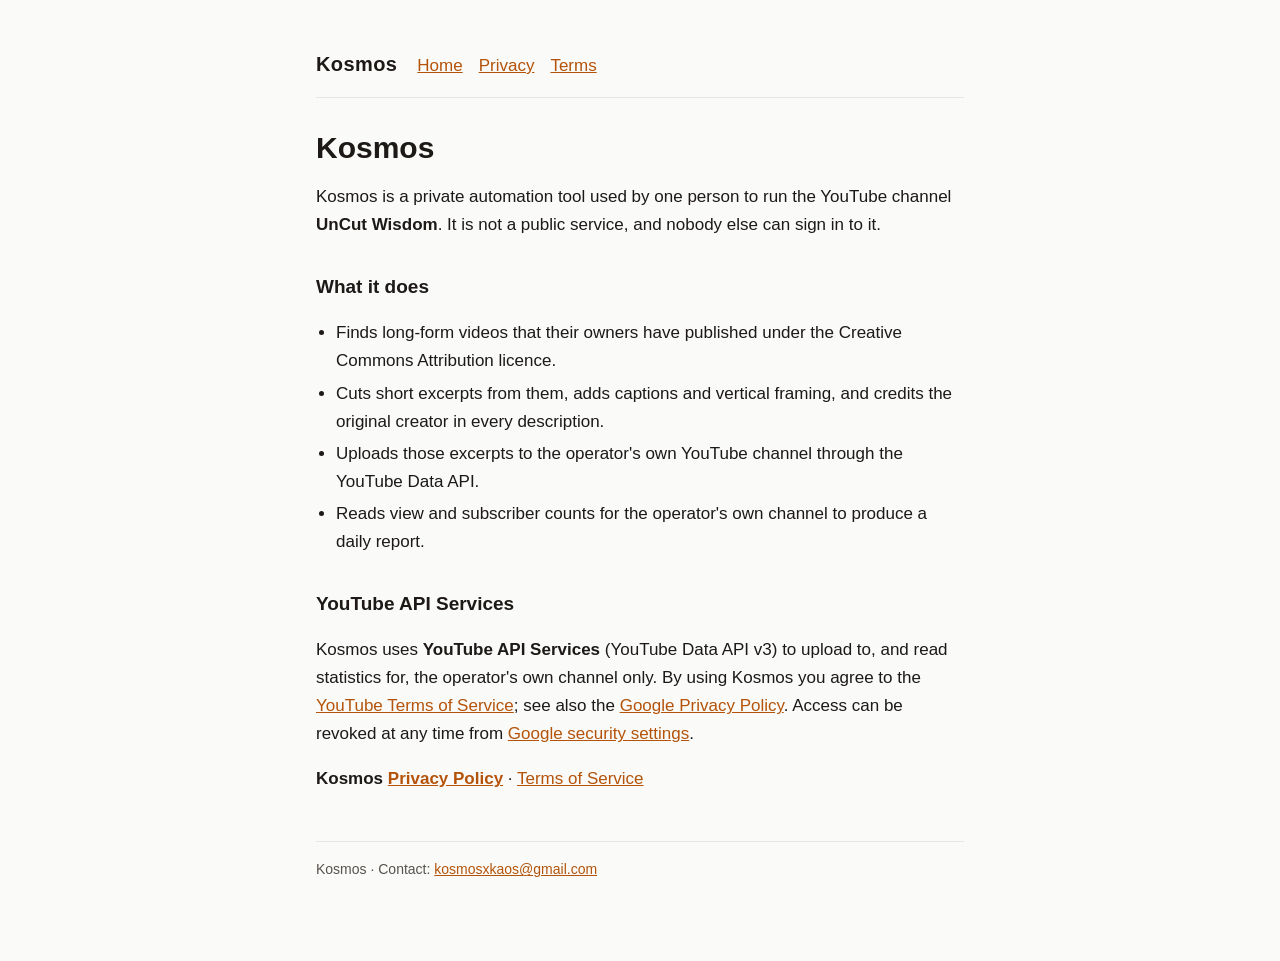
<file: index.html>
<!doctype html><html lang="en"><head><meta charset="utf-8"><meta name="viewport" content="width=device-width,initial-scale=1"><link rel="stylesheet" href="style.css"><title>Kosmos</title></head><body><main><header><strong>Kosmos</strong><nav><a href="index.html">Home</a><a href="privacy.html">Privacy</a><a href="terms.html">Terms</a></nav></header>
<h1>Kosmos</h1>
<p>Kosmos is a private automation tool used by one person to run the YouTube channel <strong>UnCut Wisdom</strong>. It is not a public service, and nobody else can sign in to it.</p>
<h2>What it does</h2>
<ul>
<li>Finds long-form videos that their owners have published under the Creative Commons Attribution licence.</li>
<li>Cuts short excerpts from them, adds captions and vertical framing, and credits the original creator in every description.</li>
<li>Uploads those excerpts to the operator's own YouTube channel through the YouTube Data API.</li>
<li>Reads view and subscriber counts for the operator's own channel to produce a daily report.</li>
</ul>
<h2>YouTube API Services</h2>
<p>Kosmos uses <strong>YouTube API Services</strong> (YouTube Data API v3) to upload to, and read statistics for, the operator's own channel only. By using Kosmos you agree to the <a href="https://www.youtube.com/t/terms">YouTube Terms of Service</a>; see also the <a href="https://policies.google.com/privacy">Google Privacy Policy</a>. Access can be revoked at any time from <a href="https://security.google.com/settings/security/permissions">Google security settings</a>.</p>
<p><strong>Kosmos <a href="privacy.html">Privacy Policy</a></strong> · <a href="terms.html">Terms of Service</a></p>
<footer>Kosmos · Contact: <a href="mailto:kosmosxkaos@gmail.com">kosmosxkaos@gmail.com</a></footer></main></body></html>
</file>
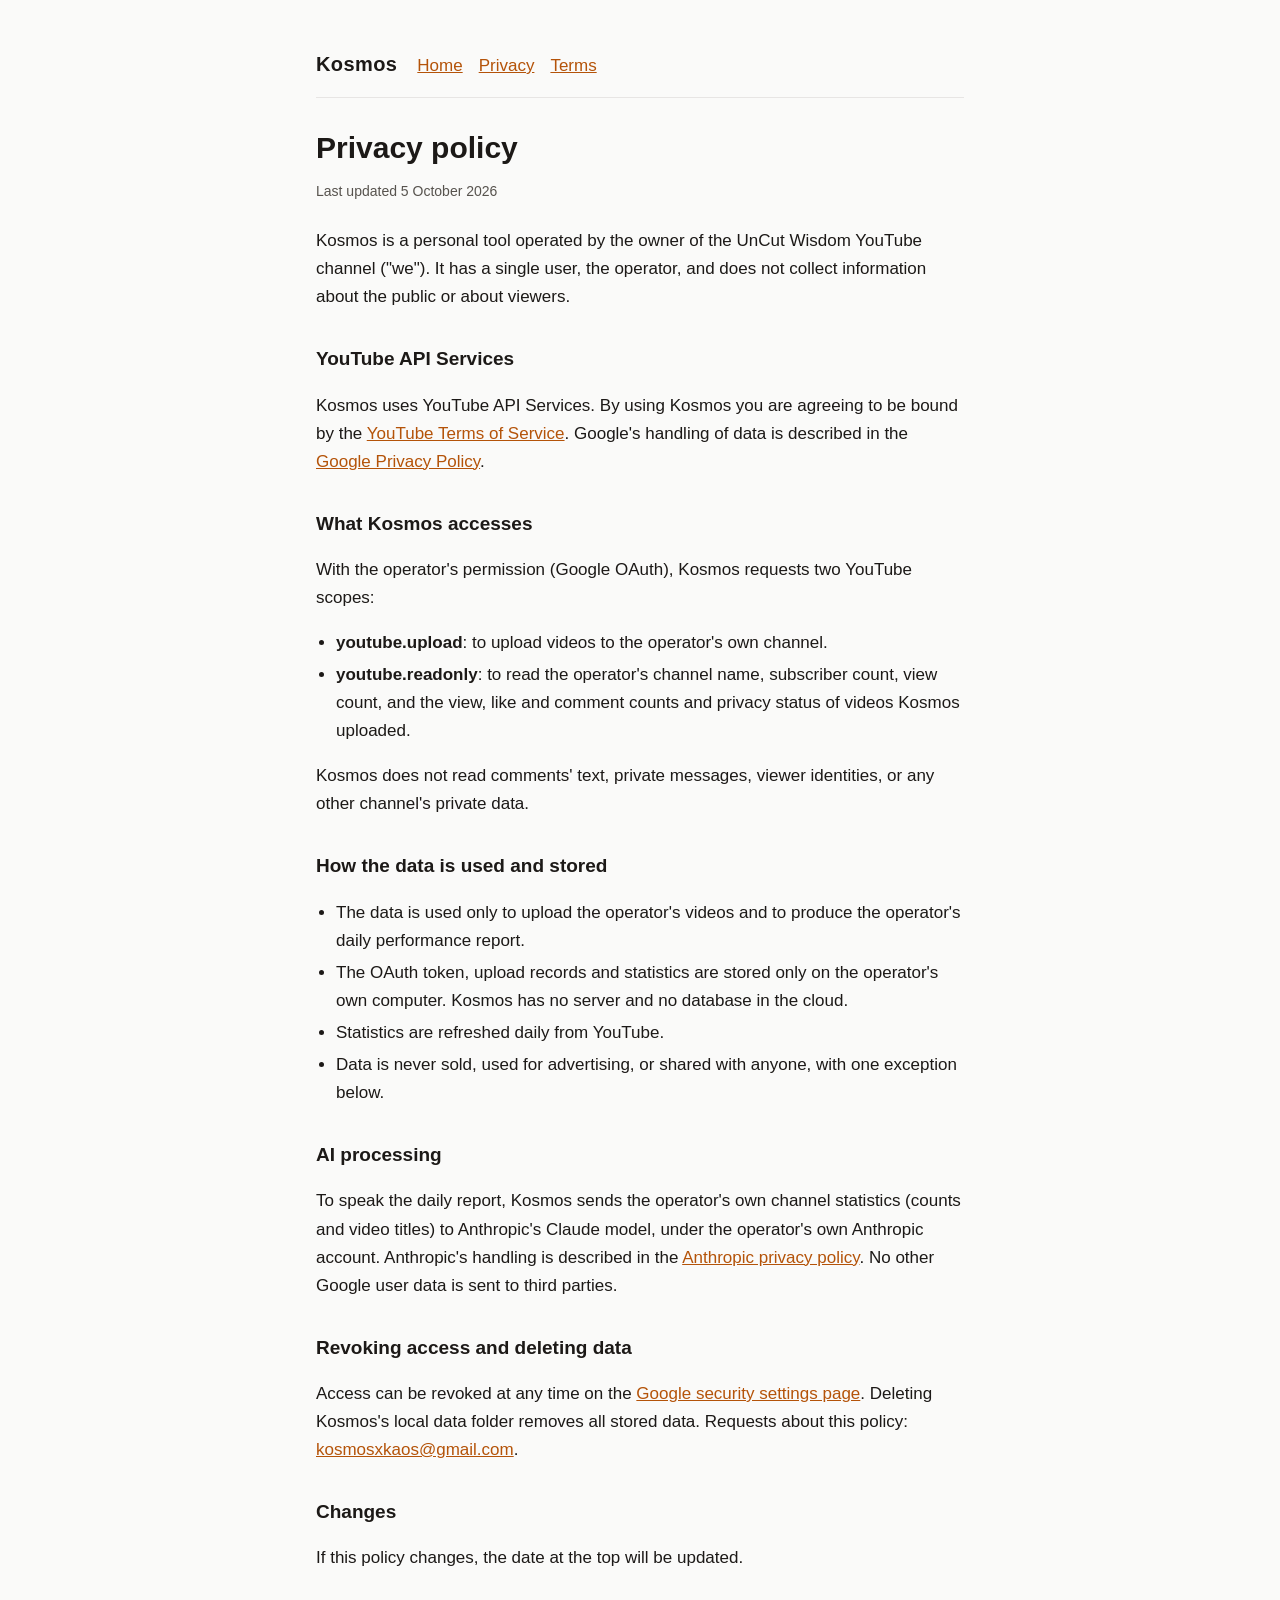
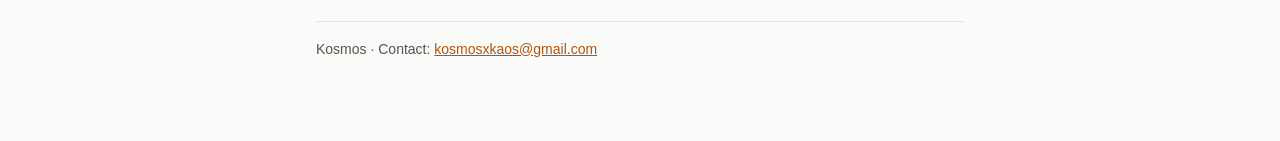
<file: privacy.html>
<!doctype html><html lang="en"><head><meta charset="utf-8"><meta name="viewport" content="width=device-width,initial-scale=1"><link rel="stylesheet" href="style.css"><title>Kosmos privacy policy</title></head><body><main><header><strong>Kosmos</strong><nav><a href="index.html">Home</a><a href="privacy.html">Privacy</a><a href="terms.html">Terms</a></nav></header>
<h1>Privacy policy</h1><p class="meta">Last updated 5 October 2026</p>
<p>Kosmos is a personal tool operated by the owner of the UnCut Wisdom YouTube channel ("we"). It has a single user, the operator, and does not collect information about the public or about viewers.</p>

<h2>YouTube API Services</h2>
<p>Kosmos uses YouTube API Services. By using Kosmos you are agreeing to be bound by the <a href="https://www.youtube.com/t/terms">YouTube Terms of Service</a>. Google's handling of data is described in the <a href="https://policies.google.com/privacy">Google Privacy Policy</a>.</p>

<h2>What Kosmos accesses</h2>
<p>With the operator's permission (Google OAuth), Kosmos requests two YouTube scopes:</p>
<ul>
<li><strong>youtube.upload</strong>: to upload videos to the operator's own channel.</li>
<li><strong>youtube.readonly</strong>: to read the operator's channel name, subscriber count, view count, and the view, like and comment counts and privacy status of videos Kosmos uploaded.</li>
</ul>
<p>Kosmos does not read comments' text, private messages, viewer identities, or any other channel's private data.</p>

<h2>How the data is used and stored</h2>
<ul>
<li>The data is used only to upload the operator's videos and to produce the operator's daily performance report.</li>
<li>The OAuth token, upload records and statistics are stored only on the operator's own computer. Kosmos has no server and no database in the cloud.</li>
<li>Statistics are refreshed daily from YouTube.</li>
<li>Data is never sold, used for advertising, or shared with anyone, with one exception below.</li>
</ul>

<h2>AI processing</h2>
<p>To speak the daily report, Kosmos sends the operator's own channel statistics (counts and video titles) to Anthropic's Claude model, under the operator's own Anthropic account. Anthropic's handling is described in the <a href="https://www.anthropic.com/legal/privacy">Anthropic privacy policy</a>. No other Google user data is sent to third parties.</p>

<h2>Revoking access and deleting data</h2>
<p>Access can be revoked at any time on the <a href="https://security.google.com/settings/security/permissions">Google security settings page</a>. Deleting Kosmos's local data folder removes all stored data. Requests about this policy: <a href="mailto:kosmosxkaos@gmail.com">kosmosxkaos@gmail.com</a>.</p>

<h2>Changes</h2>
<p>If this policy changes, the date at the top will be updated.</p>
<footer>Kosmos · Contact: <a href="mailto:kosmosxkaos@gmail.com">kosmosxkaos@gmail.com</a></footer></main></body></html>
</file>
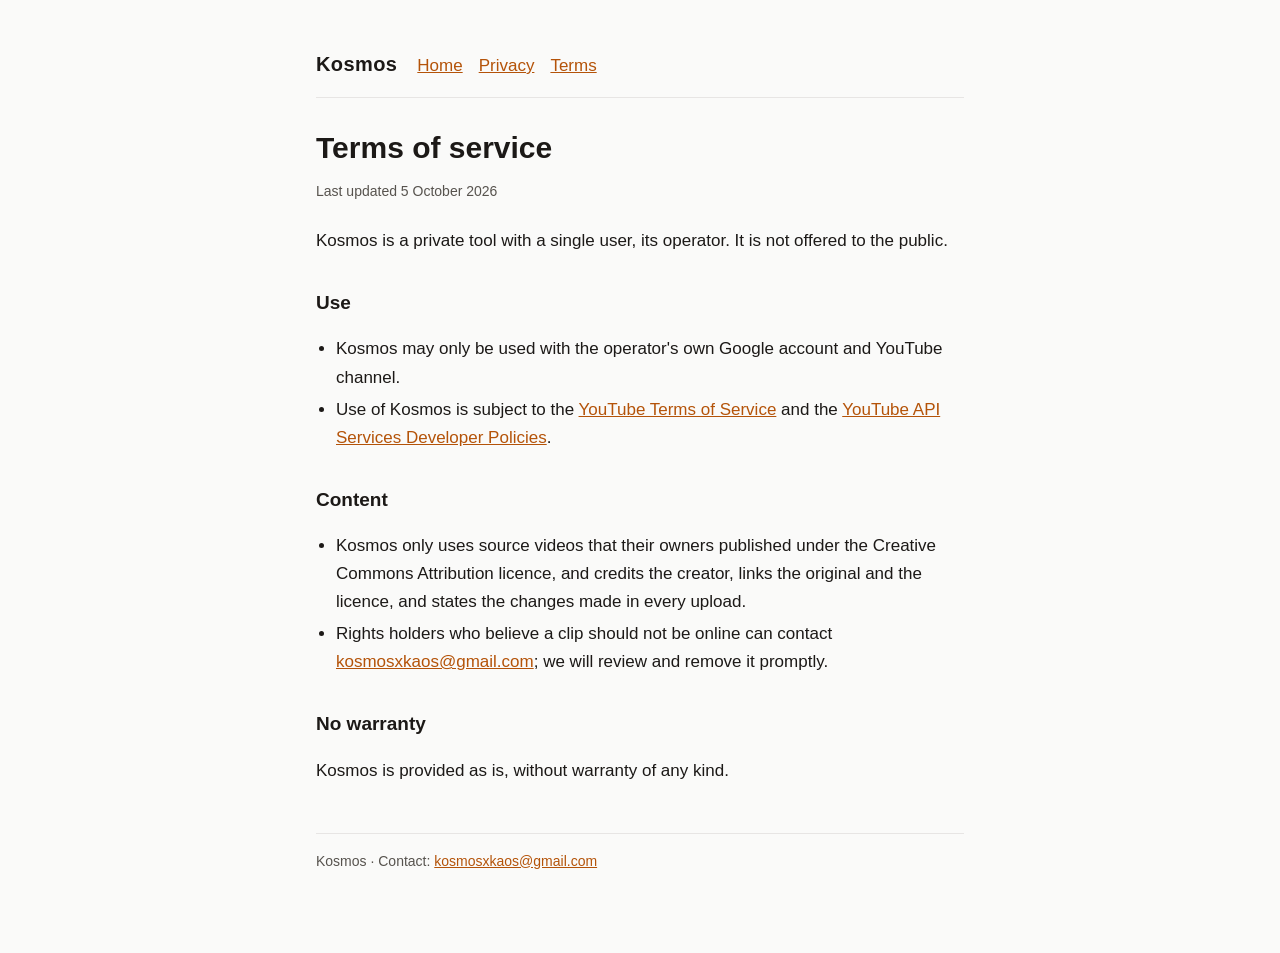
<file: terms.html>
<!doctype html><html lang="en"><head><meta charset="utf-8"><meta name="viewport" content="width=device-width,initial-scale=1"><link rel="stylesheet" href="style.css"><title>Kosmos terms of service</title></head><body><main><header><strong>Kosmos</strong><nav><a href="index.html">Home</a><a href="privacy.html">Privacy</a><a href="terms.html">Terms</a></nav></header>
<h1>Terms of service</h1><p class="meta">Last updated 5 October 2026</p>
<p>Kosmos is a private tool with a single user, its operator. It is not offered to the public.</p>
<h2>Use</h2>
<ul>
<li>Kosmos may only be used with the operator's own Google account and YouTube channel.</li>
<li>Use of Kosmos is subject to the <a href="https://www.youtube.com/t/terms">YouTube Terms of Service</a> and the <a href="https://developers.google.com/youtube/terms/developer-policies">YouTube API Services Developer Policies</a>.</li>
</ul>
<h2>Content</h2>
<ul>
<li>Kosmos only uses source videos that their owners published under the Creative Commons Attribution licence, and credits the creator, links the original and the licence, and states the changes made in every upload.</li>
<li>Rights holders who believe a clip should not be online can contact <a href="mailto:kosmosxkaos@gmail.com">kosmosxkaos@gmail.com</a>; we will review and remove it promptly.</li>
</ul>
<h2>No warranty</h2>
<p>Kosmos is provided as is, without warranty of any kind.</p>
<footer>Kosmos · Contact: <a href="mailto:kosmosxkaos@gmail.com">kosmosxkaos@gmail.com</a></footer></main></body></html>
</file>
<file: style.css>
:root{--bg:#fafaf9;--fg:#1c1917;--muted:#57534e;--line:#e7e5e4;--accent:#b45309}
@media (prefers-color-scheme:dark){:root{--bg:#141210;--fg:#f5f5f4;--muted:#a8a29e;--line:#2c2825;--accent:#f59e0b}}
*{box-sizing:border-box}body{margin:0;background:var(--bg);color:var(--fg);font:17px/1.65 -apple-system,BlinkMacSystemFont,"Segoe UI",Roboto,sans-serif}
main{max-width:680px;margin:0 auto;padding:48px 16px 80px}
header{display:flex;gap:20px;align-items:baseline;border-bottom:1px solid var(--line);padding-bottom:16px;margin-bottom:32px;flex-wrap:wrap}
header strong{font-size:20px;letter-spacing:.02em}nav a{margin-right:16px}
a{color:var(--accent)}h1{font-size:30px;line-height:1.2;margin:0 0 8px}h2{font-size:19px;margin:32px 0 8px}
.meta{color:var(--muted);font-size:14px;margin-bottom:24px}ul{padding-left:20px}li{margin:4px 0}
footer{margin-top:48px;padding-top:16px;border-top:1px solid var(--line);color:var(--muted);font-size:14px}
</file>
